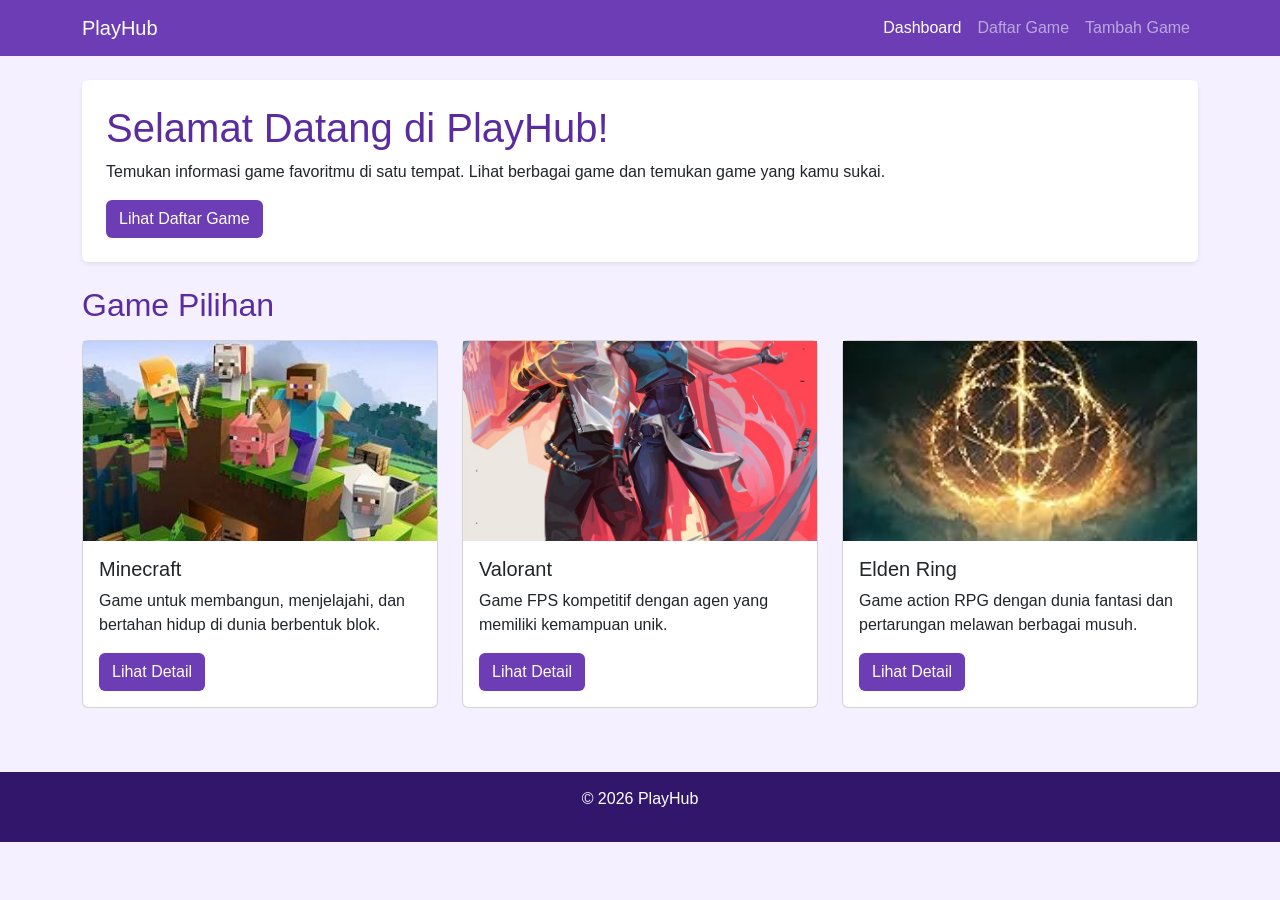
<file: index.html>
<!DOCTYPE html>
<html lang="id">
<head>
    <meta charset="UTF-8">
    <meta name="viewport" content="width=device-width, initial-scale=1.0">

    <title>PlayHub - Dashboard</title>

    <!-- Bootstrap CSS -->
    <link href="https://cdn.jsdelivr.net/npm/bootstrap@5.3.3/dist/css/bootstrap.min.css" rel="stylesheet">

    <!-- CSS sederhana -->
    <style>
        body {
            background-color: #f5f0ff;
            font-family: Arial, sans-serif;
        }

        .navbar {
            background-color: #6c3db5;
        }

        .judul {
            color: #5a2ca0;
        }

        .tombol {
            background-color: #6c3db5;
            color: white;
        }

        .tombol:hover {
            background-color: #4f278c;
            color: white;
        }

        .game-img {
            width: 100%;
            height: 200px;
            object-fit: cover;
        }

        footer {
            background-color: #32166b;
            color: white;
            text-align: center;
            padding: 15px;
        }
    </style>
</head>

<body>

    <!-- Navbar -->
    <nav class="navbar navbar-expand-lg navbar-dark">
        <div class="container">
            <a class="navbar-brand" href="index.html">PlayHub</a>

            <button class="navbar-toggler" type="button"
                data-bs-toggle="collapse" data-bs-target="#menu">
                <span class="navbar-toggler-icon"></span>
            </button>

            <div class="collapse navbar-collapse" id="menu">
                <ul class="navbar-nav ms-auto">
                    <li class="nav-item">
                        <a class="nav-link active" href="index.html">Dashboard</a>
                    </li>
                    <li class="nav-item">
                        <a class="nav-link" href="daftar-game.html">Daftar Game</a>
                    </li>
                    <li class="nav-item">
                        <a class="nav-link" href="add-game.html">Tambah Game</a>
                    </li>
                </ul>
            </div>
        </div>
    </nav>

    <!-- Konten utama -->
    <div class="container mt-4 mb-5">

        <!-- Sambutan -->
        <div class="bg-white p-4 rounded shadow-sm mb-4">
            <h1 class="judul">Selamat Datang di PlayHub!</h1>

            <p>
                Temukan informasi game favoritmu di satu tempat.
                Lihat berbagai game dan temukan game yang kamu sukai.
            </p>

            <a href="daftar-game.html" class="btn tombol">
                Lihat Daftar Game
            </a>
        </div>

        <!-- Daftar game pilihan -->
        <h2 class="judul mb-3">Game Pilihan</h2>

        <div class="row">

            <!-- Minecraft -->
            <div class="col-md-4 mb-3">
                <div class="card">
                    <img src="images/minecraft_images.jpg"
                        class="game-img" alt="Minecraft">

                    <div class="card-body">
                        <h5 class="card-title">Minecraft</h5>

                        <p class="card-text">
                            Game untuk membangun, menjelajahi,
                            dan bertahan hidup di dunia berbentuk blok.
                        </p>

                        <a href="detail-game.html" class="btn tombol">
                            Lihat Detail
                        </a>
                    </div>
                </div>
            </div>

            <!-- Valorant -->
            <div class="col-md-4 mb-3">
                <div class="card">
                    <img src="images/valorant_images.jpg"
                        class="game-img" alt="Valorant">

                    <div class="card-body">
                        <h5 class="card-title">Valorant</h5>

                        <p class="card-text">
                            Game FPS kompetitif dengan agen
                            yang memiliki kemampuan unik.
                        </p>

                        <a href="detail-valorant.html" class="btn tombol">
                            Lihat Detail
                        </a>
                    </div>
                </div>
            </div>

            <!-- Elden Ring -->
            <div class="col-md-4 mb-3">
                <div class="card">
                    <img src="images/eldenring_images.jpg"
                        class="game-img" alt="Elden Ring">

                    <div class="card-body">
                        <h5 class="card-title">Elden Ring</h5>

                        <p class="card-text">
                            Game action RPG dengan dunia fantasi
                            dan pertarungan melawan berbagai musuh.
                        </p>

                        <a href="detail-elden-ring.html" class="btn tombol">
                            Lihat Detail
                        </a>
                    </div>
                </div>
            </div>

        </div>
    </div>

    <!-- Footer -->
    <footer>
        <p>&copy; 2026 PlayHub</p>
    </footer>

    <!-- Bootstrap JavaScript -->
    <script src="https://cdn.jsdelivr.net/npm/bootstrap@5.3.3/dist/js/bootstrap.bundle.min.js"></script>

</body>
</html>
</file>
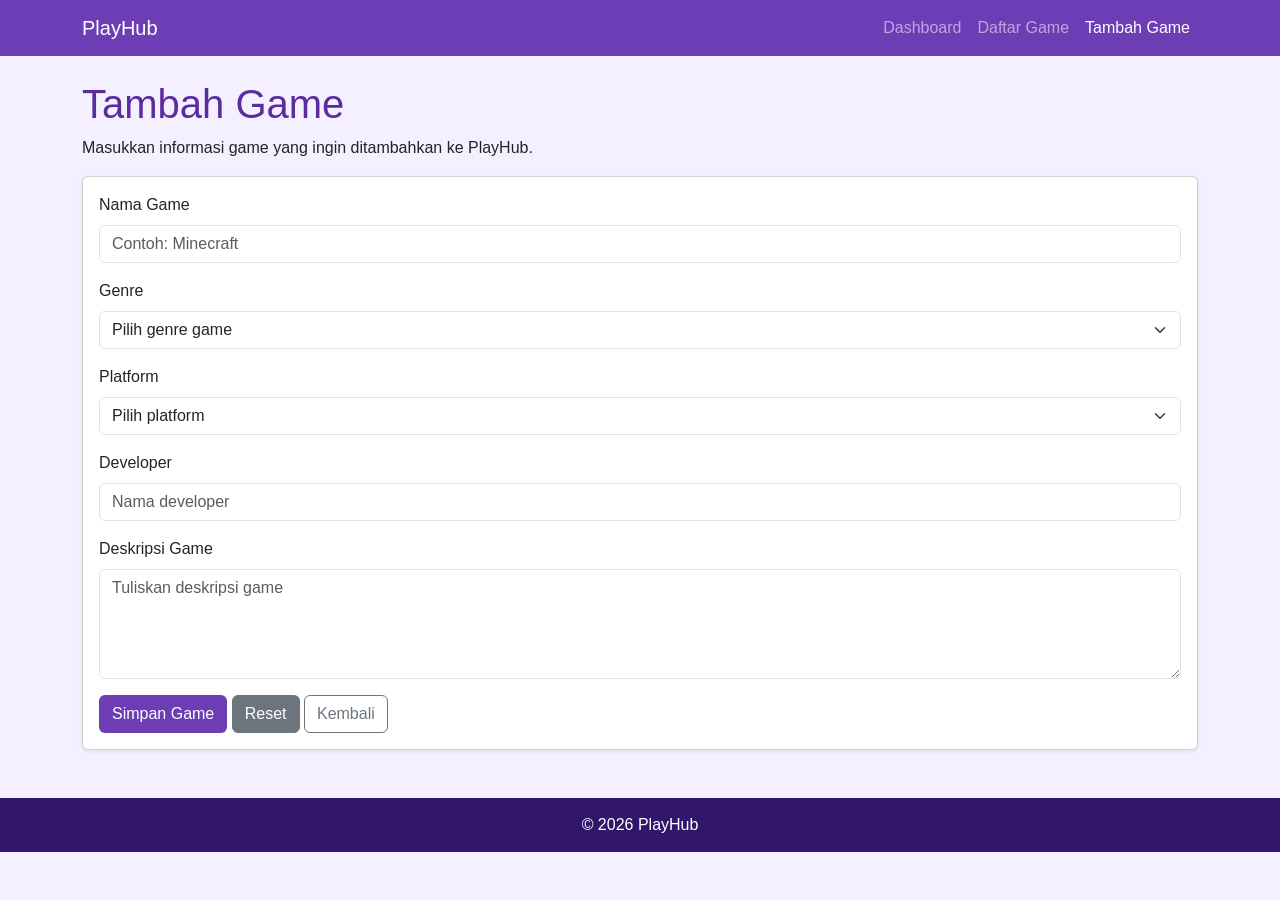
<file: add-game.html>
<!DOCTYPE html>
<html lang="id">
<head>
    <meta charset="UTF-8">
    <meta name="viewport" content="width=device-width, initial-scale=1.0">

    <title>PlayHub - Tambah Game</title>

    <!-- Bootstrap CSS -->
    <link href="https://cdn.jsdelivr.net/npm/bootstrap@5.3.3/dist/css/bootstrap.min.css" rel="stylesheet">

    <style>
        body {
            background-color: #f5f0ff;
            font-family: Arial, sans-serif;
        }

        .navbar {
            background-color: #6c3db5;
        }

        .judul {
            color: #5a2ca0;
        }

        .tombol {
            background-color: #6c3db5;
            color: white;
        }

        .tombol:hover {
            background-color: #4f278c;
            color: white;
        }

        footer {
            background-color: #32166b;
            color: white;
            text-align: center;
            padding: 15px;
        }
    </style>
</head>

<body>

    <!-- Navbar -->
    <nav class="navbar navbar-expand-lg navbar-dark">
        <div class="container">
            <a class="navbar-brand" href="index.html">PlayHub</a>

            <button class="navbar-toggler" type="button"
                data-bs-toggle="collapse" data-bs-target="#menu"
                aria-controls="menu" aria-expanded="false"
                aria-label="Buka navigasi">
                <span class="navbar-toggler-icon"></span>
            </button>

            <div class="collapse navbar-collapse" id="menu">
                <ul class="navbar-nav ms-auto">
                    <li class="nav-item">
                        <a class="nav-link" href="index.html">Dashboard</a>
                    </li>

                    <li class="nav-item">
                        <a class="nav-link" href="daftar-game.html">Daftar Game</a>
                    </li>

                    <li class="nav-item">
                        <a class="nav-link active" href="add-game.html">Tambah Game</a>
                    </li>
                </ul>
            </div>
        </div>
    </nav>

    <!-- Form Tambah Game -->
    <div class="container mt-4 mb-5">

        <h1 class="judul">Tambah Game</h1>

        <p>Masukkan informasi game yang ingin ditambahkan ke PlayHub.</p>

        <div class="card shadow-sm">
            <div class="card-body">

                <form action="#" method="get">

                    <div class="mb-3">
                        <label for="namaGame" class="form-label">
                            Nama Game
                        </label>
                        <input type="text" class="form-control"
                            id="namaGame" name="namaGame"
                            placeholder="Contoh: Minecraft" required>
                    </div>

                    <div class="mb-3">
                        <label for="genre" class="form-label">
                            Genre
                        </label>
                        <select class="form-select" id="genre"
                            name="genre" required>
                            <option value="">Pilih genre game</option>
                            <option value="Sandbox">Sandbox</option>
                            <option value="FPS">FPS</option>
                            <option value="Action RPG">Action RPG</option>
                            <option value="Adventure">Adventure</option>
                            <option value="Racing">Racing</option>
                        </select>
                    </div>

                    <div class="mb-3">
                        <label for="platform" class="form-label">
                            Platform
                        </label>
                        <select class="form-select" id="platform"
                            name="platform" required>
                            <option value="">Pilih platform</option>
                            <option value="PC">PC</option>
                            <option value="PlayStation">PlayStation</option>
                            <option value="Xbox">Xbox</option>
                            <option value="Mobile">Mobile</option>
                        </select>
                    </div>

                    <div class="mb-3">
                        <label for="developer" class="form-label">
                            Developer
                        </label>
                        <input type="text" class="form-control"
                            id="developer" name="developer"
                            placeholder="Nama developer" required>
                    </div>

                    <div class="mb-3">
                        <label for="deskripsi" class="form-label">
                            Deskripsi Game
                        </label>
                        <textarea class="form-control"
                            id="deskripsi" name="deskripsi"
                            rows="4"
                            placeholder="Tuliskan deskripsi game"
                            required></textarea>
                    </div>

                    <button type="submit" class="btn tombol">
                        Simpan Game
                    </button>

                    <button type="reset" class="btn btn-secondary">
                        Reset
                    </button>

                    <a href="daftar-game.html"
                        class="btn btn-outline-secondary">
                        Kembali
                    </a>

                </form>

            </div>
        </div>

    </div>

    <!-- Footer -->
    <footer>
        <p class="mb-0">&copy; 2026 PlayHub</p>
    </footer>

    <!-- Bootstrap JavaScript -->
    <script src="https://cdn.jsdelivr.net/npm/bootstrap@5.3.3/dist/js/bootstrap.bundle.min.js"></script>

</body>
</html>
</file>
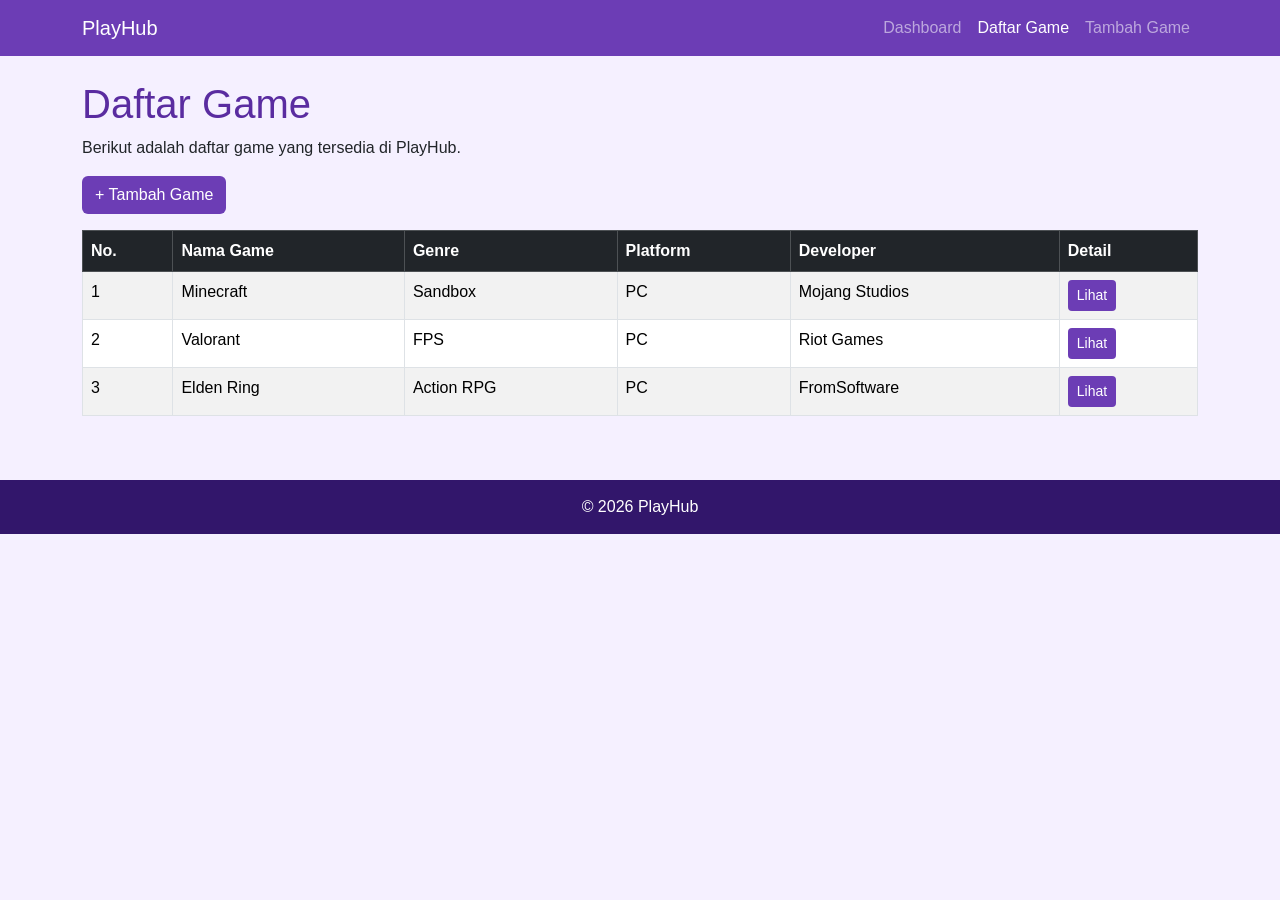
<file: daftar-game.html>
<!DOCTYPE html>
<html lang="id">
<head>
    <meta charset="UTF-8">
    <meta name="viewport" content="width=device-width, initial-scale=1.0">

    <title>PlayHub - Daftar Game</title>

    <!-- Bootstrap CSS -->
    <link href="https://cdn.jsdelivr.net/npm/bootstrap@5.3.3/dist/css/bootstrap.min.css" rel="stylesheet">

    <style>
        body {
            background-color: #f5f0ff;
            font-family: Arial, sans-serif;
        }

        .navbar {
            background-color: #6c3db5;
        }

        .judul {
            color: #5a2ca0;
        }

        .tombol {
            background-color: #6c3db5;
            color: white;
        }

        .tombol:hover {
            background-color: #4f278c;
            color: white;
        }

        footer {
            background-color: #32166b;
            color: white;
            text-align: center;
            padding: 15px;
        }
    </style>
</head>

<body>

    <!-- Navbar -->
    <nav class="navbar navbar-expand-lg navbar-dark">
        <div class="container">

            <a class="navbar-brand" href="index.html">PlayHub</a>

            <button class="navbar-toggler" type="button"
                data-bs-toggle="collapse" data-bs-target="#menu">
                <span class="navbar-toggler-icon"></span>
            </button>

            <div class="collapse navbar-collapse" id="menu">
                <ul class="navbar-nav ms-auto">
                    <li class="nav-item">
                        <a class="nav-link" href="index.html">Dashboard</a>
                    </li>

                    <li class="nav-item">
                        <a class="nav-link active" href="daftar-game.html">
                            Daftar Game
                        </a>
                    </li>

                    <li class="nav-item">
                        <a class="nav-link" href="add-game.html">Tambah Game</a>
                    </li>
                </ul>
            </div>

        </div>
    </nav>

    <!-- Konten -->
    <div class="container mt-4 mb-5">

        <h1 class="judul">Daftar Game</h1>

        <p>
            Berikut adalah daftar game yang tersedia di PlayHub.
        </p>

        <a href="add-game.html" class="btn tombol mb-3">
            + Tambah Game
        </a>

        <!-- Tabel Game -->
        <div class="table-responsive">
            <table class="table table-bordered table-striped table-hover bg-white">

                <thead class="table-dark">
                    <tr>
                        <th>No.</th>
                        <th>Nama Game</th>
                        <th>Genre</th>
                        <th>Platform</th>
                        <th>Developer</th>
                        <th>Detail</th>
                    </tr>
                </thead>

                <tbody>
                    <tr>
                        <td>1</td>
                        <td>Minecraft</td>
                        <td>Sandbox</td>
                        <td>PC</td>
                        <td>Mojang Studios</td>
                        <td>
                            <a href="detail-game.html" class="btn btn-sm tombol">
                                Lihat
                            </a>
                        </td>
                    </tr>

                    <tr>
                        <td>2</td>
                        <td>Valorant</td>
                        <td>FPS</td>
                        <td>PC</td>
                        <td>Riot Games</td>
                        <td>
                            <a href="detail-valorant.html" class="btn btn-sm tombol">
                                Lihat
                            </a>
                        </td>
                    </tr>

                    <tr>
                        <td>3</td>
                        <td>Elden Ring</td>
                        <td>Action RPG</td>
                        <td>PC</td>
                        <td>FromSoftware</td>
                        <td>
                            <a href="detail-elden-ring.html" class="btn btn-sm tombol">
                                Lihat
                            </a>
                        </td>
                    </tr>
                </tbody>

            </table>
        </div>

    </div>

    <!-- Footer -->
    <footer>
        <p class="mb-0">&copy; 2026 PlayHub</p>
    </footer>

    <!-- Bootstrap JavaScript -->
    <script src="https://cdn.jsdelivr.net/npm/bootstrap@5.3.3/dist/js/bootstrap.bundle.min.js"></script>

</body>
</html>
</file>
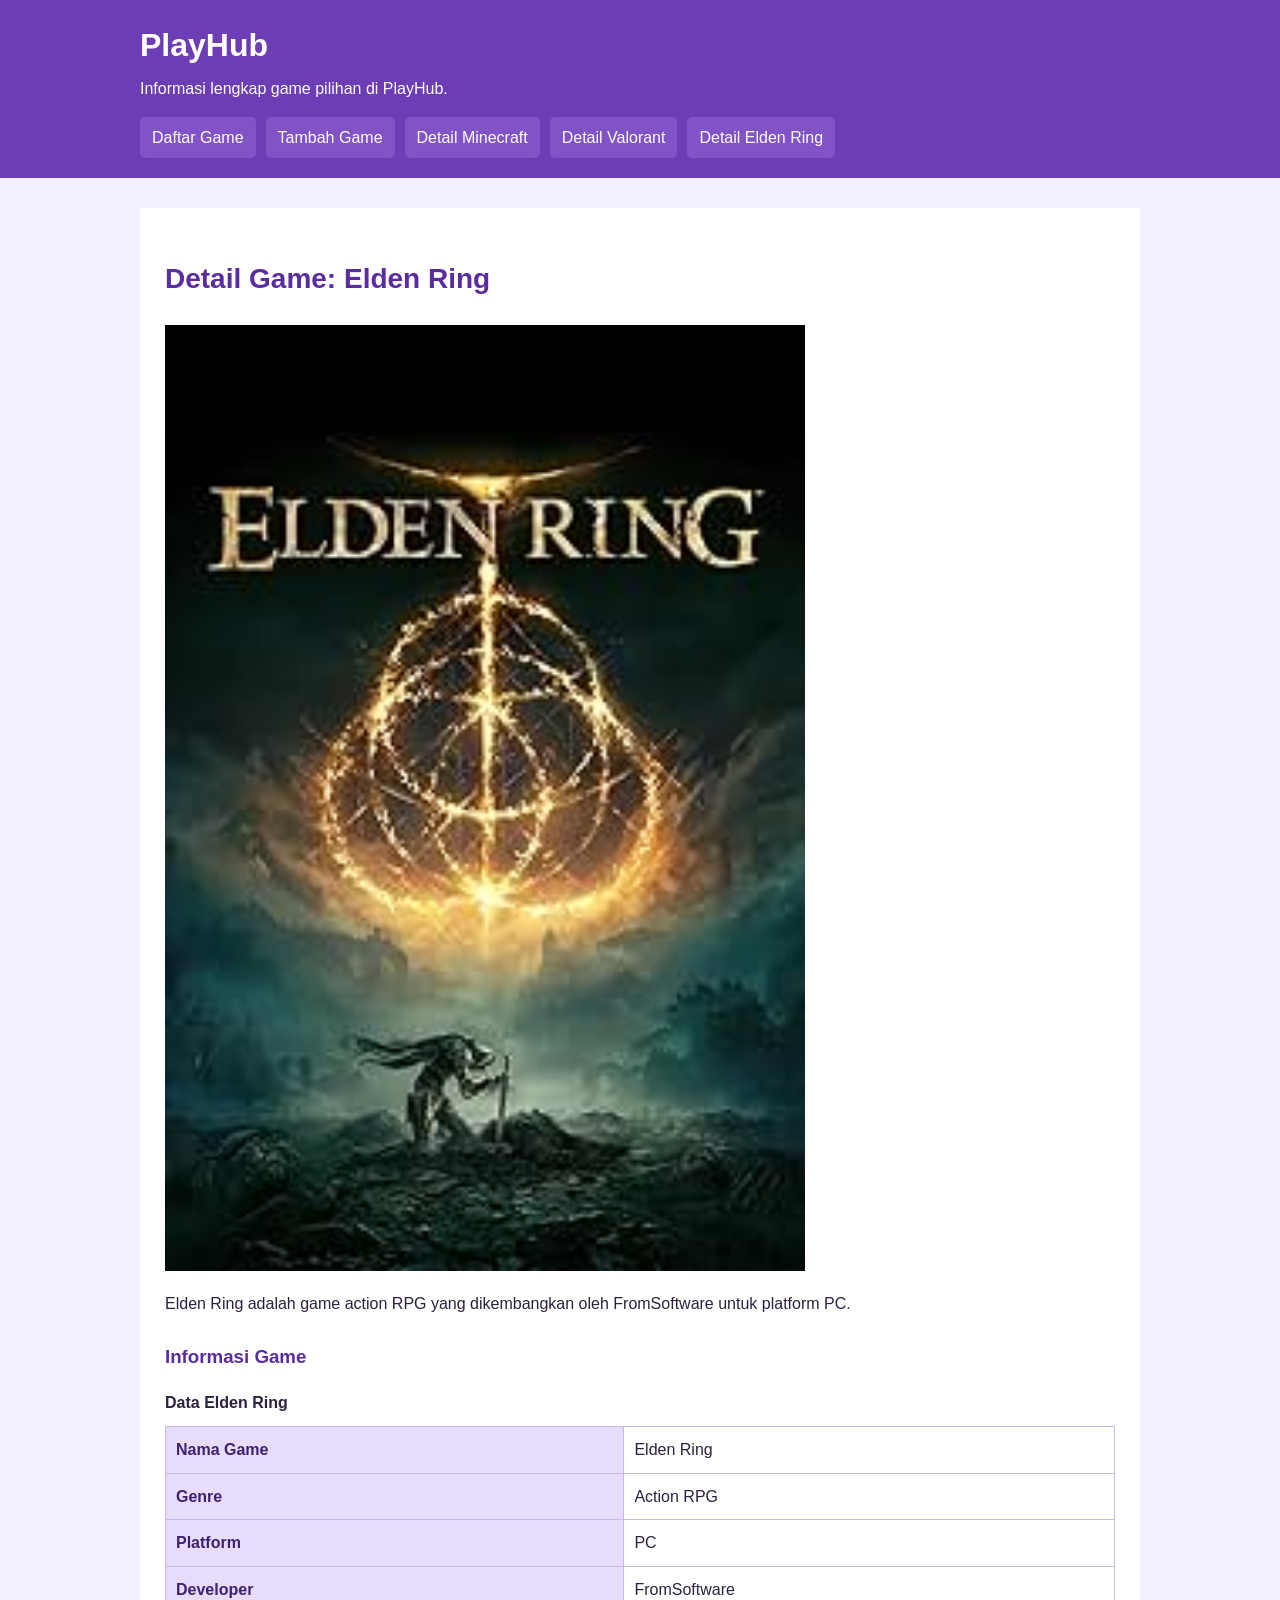
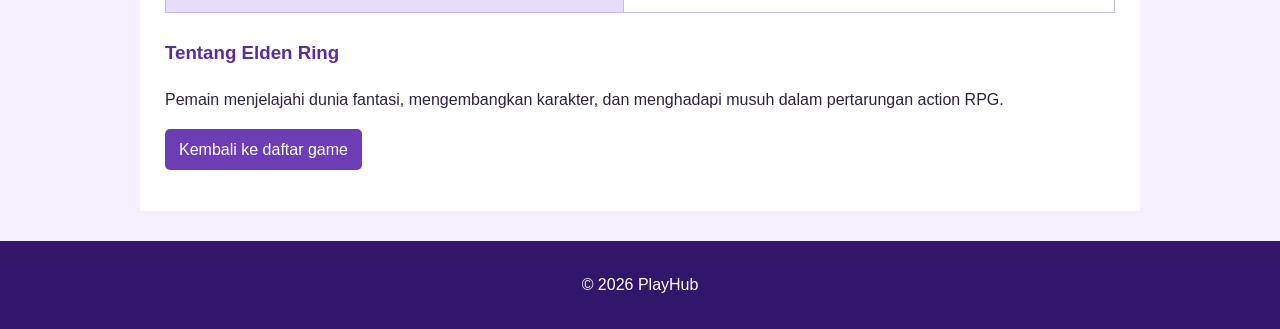
<file: detail-elden-ring.html>
<!doctype html>
<html lang="id">
<head>
    <meta charset="UTF-8">
    <meta name="viewport" content="width=device-width, initial-scale=1.0">
    <title>PlayHub - Detail Elden Ring</title>

    <link rel="stylesheet" href="style.css">
</head>

<body class="elden-ring-page">

    <header class="site-header">
        <div class="container">
            <h1>PlayHub</h1>
            <p class="subtitle">Informasi lengkap game pilihan di PlayHub.</p>

            <nav aria-label="Navigasi utama">
                <ul class="menu">
                    <li><a href="index.html">Daftar Game</a></li>
                    <li><a href="add-game.html">Tambah Game</a></li>
                    <li><a href="detail-game.html">Detail Minecraft</a></li>
                    <li><a href="detail-valorant.html">Detail Valorant</a></li>
                    <li><a href="detail-elden-ring.html" aria-current="page">Detail Elden Ring</a></li>
                </ul>
            </nav>
        </div>
    </header>

    <main>
        <div class="container">
            <article class="game-detail" aria-labelledby="detail-elden-ring">

                <h2 id="detail-elden-ring">Detail Game: Elden Ring</h2>

                <img
                    class="detail-image"
                    src="images/eldenring_images.jpg"
                    alt="Sampul game Elden Ring"
                >

                <p>
                    Elden Ring adalah game action RPG yang dikembangkan
                    oleh FromSoftware untuk platform PC.
                </p>

                <section class="game-info" aria-labelledby="informasi-elden-ring">
                    <h3 id="informasi-elden-ring">Informasi Game</h3>

                    <table>
                        <caption>Data Elden Ring</caption>
                        <tbody>
                            <tr>
                                <th scope="row">Nama Game</th>
                                <td>Elden Ring</td>
                            </tr>
                            <tr>
                                <th scope="row">Genre</th>
                                <td>Action RPG</td>
                            </tr>
                            <tr>
                                <th scope="row">Platform</th>
                                <td>PC</td>
                            </tr>
                            <tr>
                                <th scope="row">Developer</th>
                                <td>FromSoftware</td>
                            </tr>
                        </tbody>
                    </table>
                </section>

                <section class="about-game" aria-labelledby="tentang-elden-ring">
                    <h3 id="tentang-elden-ring">Tentang Elden Ring</h3>

                    <p>
                        Pemain menjelajahi dunia fantasi, mengembangkan
                        karakter, dan menghadapi musuh dalam pertarungan
                        action RPG.
                    </p>

                    <p>
                        <a class="button-link" href="index.html">
                            Kembali ke daftar game
                        </a>
                    </p>
                </section>

            </article>
        </div>
    </main>

    <footer class="site-footer">
        <div class="container">
            <p>&copy; 2026 PlayHub</p>
        </div>
    </footer>

</body>
</html>
</file>
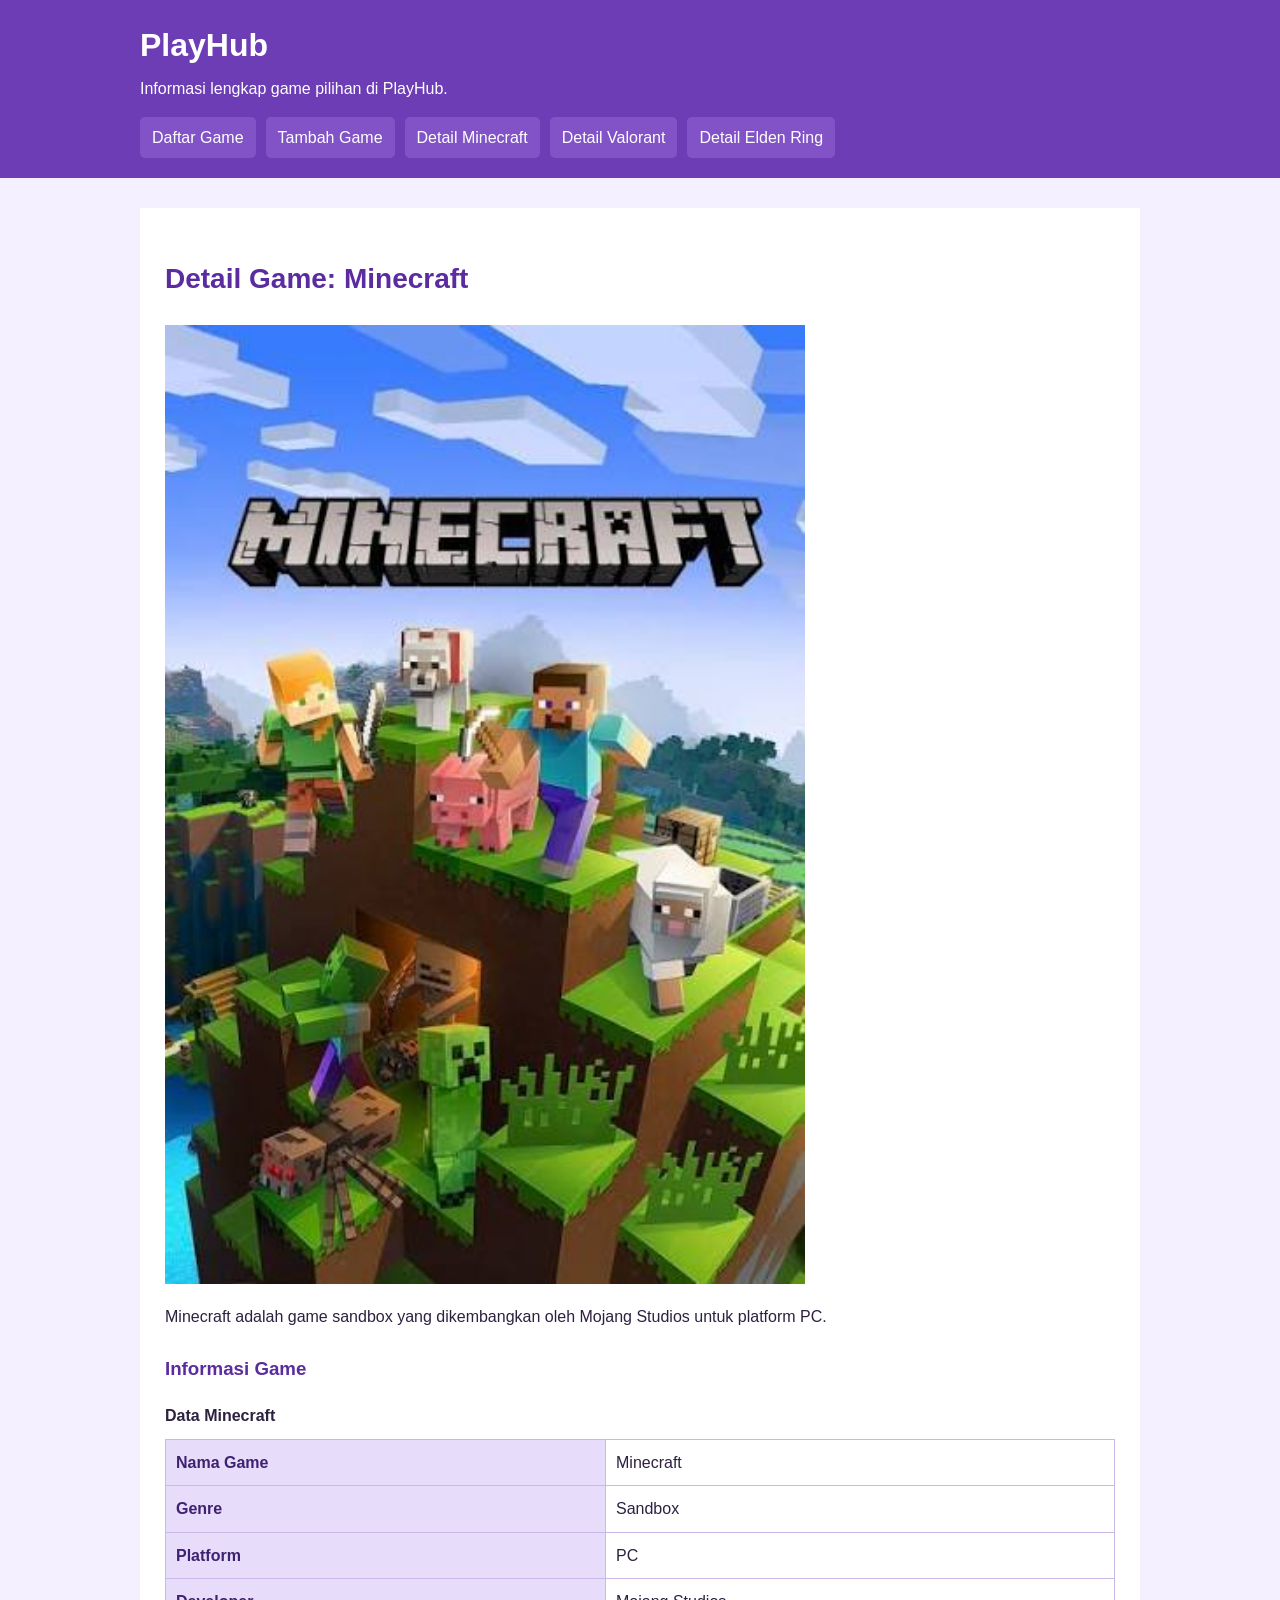
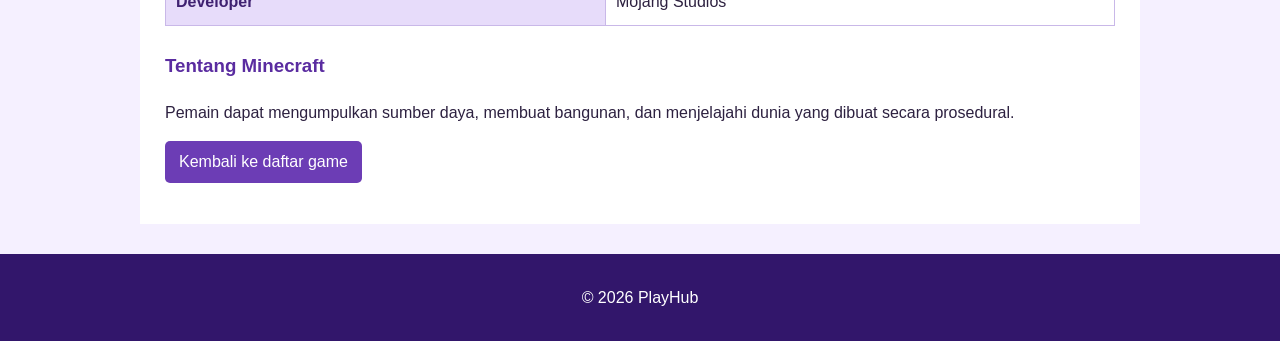
<file: detail-game.html>
<!doctype html>
<html lang="id">

<head>
  <meta charset="UTF-8">
  <meta name="viewport" content="width=device-width, initial-scale=1.0">
  <title>PlayHub - Detail Minecraft</title>
  <link rel="stylesheet" href="style.css">
</head>

<body>

  <header class="site-header">

    <div class="container">

      <h1>PlayHub</h1>

      <p class="subtitle">
        Informasi lengkap game pilihan di PlayHub.
      </p>

      <nav aria-label="Navigasi utama">

        <ul class="menu">

          <li>
            <a href="index.html">
              Daftar Game
            </a>
          </li>

          <li>
            <a href="add-game.html">
              Tambah Game
            </a>
          </li>

          <li>
            <a href="detail-game.html" aria-current="page">
              Detail Minecraft
            </a>
          </li>

          <li>
            <a href="detail-valorant.html">
              Detail Valorant
            </a>
          </li>

          <li>
            <a href="detail-elden-ring.html">
              Detail Elden Ring
            </a>
          </li>

        </ul>

      </nav>

    </div>

  </header>


  <main>

    <div class="container">

      <article class="game-detail" aria-labelledby="detail-minecraft">

        <h2 id="detail-minecraft">
          Detail Game: Minecraft
        </h2>

        <img src="images/minecraft_images.jpg" alt="Sampul game Minecraft" class="detail-image">

        <p>
          Minecraft adalah game sandbox yang dikembangkan oleh
          Mojang Studios untuk platform PC.
        </p>


        <section class="game-info" aria-labelledby="informasi-game">

          <h3 id="informasi-game">
            Informasi Game
          </h3>

          <table>

            <caption>
              Data Minecraft
            </caption>

            <tbody>

              <tr>
                <th scope="row">Nama Game</th>
                <td>Minecraft</td>
              </tr>

              <tr>
                <th scope="row">Genre</th>
                <td>Sandbox</td>
              </tr>

              <tr>
                <th scope="row">Platform</th>
                <td>PC</td>
              </tr>

              <tr>
                <th scope="row">Developer</th>
                <td>Mojang Studios</td>
              </tr>

            </tbody>

          </table>

        </section>


        <section class="about-game" aria-labelledby="tentang-minecraft">

          <h3 id="tentang-minecraft">
            Tentang Minecraft
          </h3>

          <p>
            Pemain dapat mengumpulkan sumber daya,
            membuat bangunan, dan menjelajahi dunia
            yang dibuat secara prosedural.
          </p>

          <p>
            <a href="index.html" class="button-link">
              Kembali ke daftar game
            </a>
          </p>

        </section>

      </article>

    </div>

  </main>


  <footer class="site-footer">

    <div class="container">

      <p>
        &copy; 2026 PlayHub
      </p>

    </div>

  </footer>

</body>

</html>
</file>
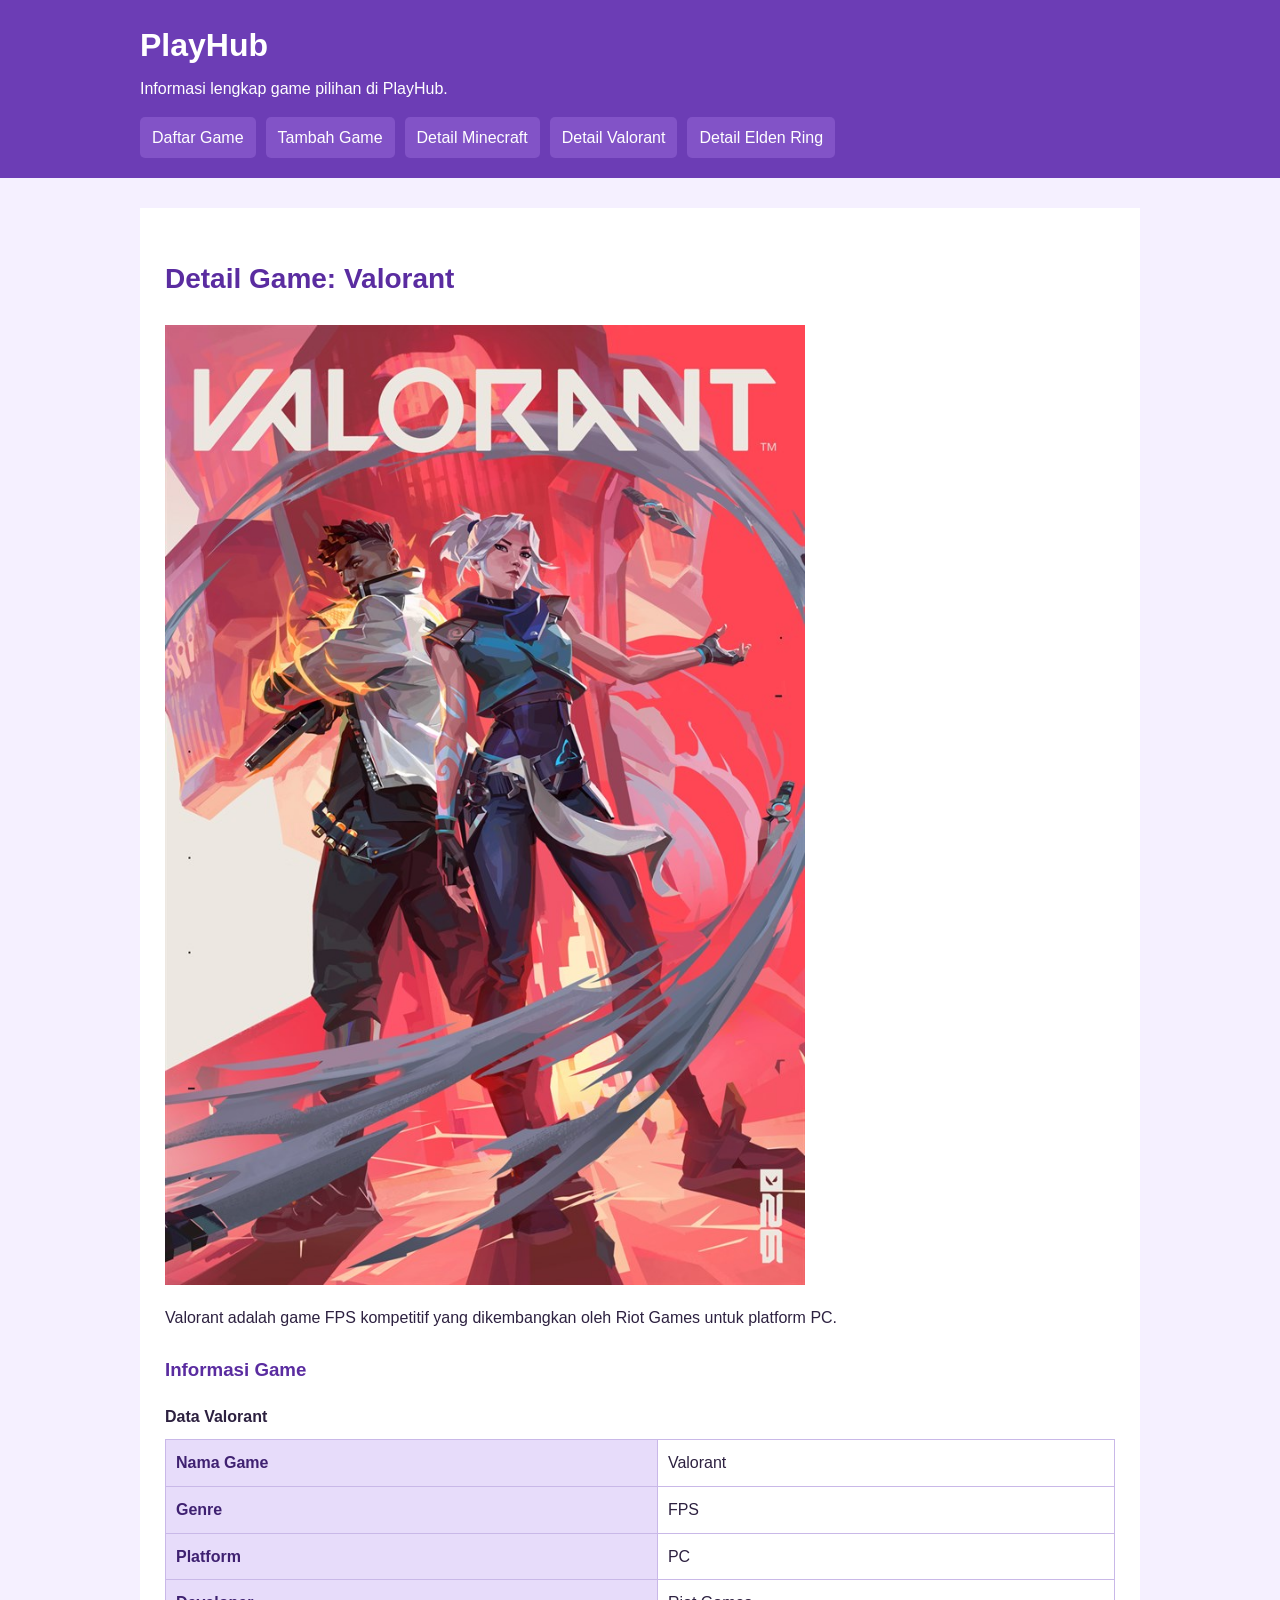
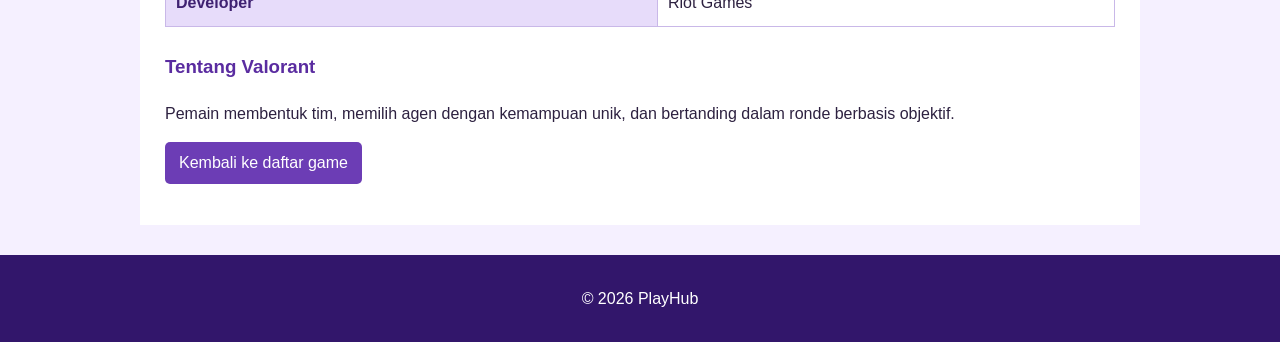
<file: detail-valorant.html>
<!doctype html>
<html lang="id">
<head>
    <meta charset="UTF-8">
    <meta name="viewport" content="width=device-width, initial-scale=1.0">
    <title>PlayHub - Detail Valorant</title>

    <link rel="stylesheet" href="style.css">
</head>

<body class="valorant-page">

    <header class="site-header">
        <div class="container">
            <h1>PlayHub</h1>
            <p class="subtitle">Informasi lengkap game pilihan di PlayHub.</p>

            <nav aria-label="Navigasi utama">
                <ul class="menu">
                    <li><a href="index.html">Daftar Game</a></li>
                    <li><a href="add-game.html">Tambah Game</a></li>
                    <li><a href="detail-game.html">Detail Minecraft</a></li>
                    <li><a href="detail-valorant.html" aria-current="page">Detail Valorant</a></li>
                    <li><a href="detail-elden-ring.html">Detail Elden Ring</a></li>
                </ul>
            </nav>
        </div>
    </header>

    <main>
        <div class="container">
            <article class="game-detail" aria-labelledby="detail-valorant">

                <h2 id="detail-valorant">Detail Game: Valorant</h2>

                <img
                    class="detail-image"
                    src="images/valorant_images.jpg"
                    alt="Sampul game Valorant"
                >

                <p>
                    Valorant adalah game FPS kompetitif yang dikembangkan
                    oleh Riot Games untuk platform PC.
                </p>

                <section class="game-info" aria-labelledby="informasi-valorant">
                    <h3 id="informasi-valorant">Informasi Game</h3>

                    <table>
                        <caption>Data Valorant</caption>
                        <tbody>
                            <tr>
                                <th scope="row">Nama Game</th>
                                <td>Valorant</td>
                            </tr>
                            <tr>
                                <th scope="row">Genre</th>
                                <td>FPS</td>
                            </tr>
                            <tr>
                                <th scope="row">Platform</th>
                                <td>PC</td>
                            </tr>
                            <tr>
                                <th scope="row">Developer</th>
                                <td>Riot Games</td>
                            </tr>
                        </tbody>
                    </table>
                </section>

                <section class="about-game" aria-labelledby="tentang-valorant">
                    <h3 id="tentang-valorant">Tentang Valorant</h3>

                    <p>
                        Pemain membentuk tim, memilih agen dengan kemampuan
                        unik, dan bertanding dalam ronde berbasis objektif.
                    </p>

                    <p>
                        <a class="button-link" href="index.html">
                            Kembali ke daftar game
                        </a>
                    </p>
                </section>

            </article>
        </div>
    </main>

    <footer class="site-footer">
        <div class="container">
            <p>&copy; 2026 PlayHub</p>
        </div>
    </footer>

</body>
</html>
</file>
<file: style.css>
/* Pengaturan dasar */

* {
    box-sizing: border-box;
}

body {
    margin: 0;
    font-family: Arial, sans-serif;
    font-size: 16px;
    line-height: 1.6;
    color: #2d2140;
    background-color: #f5f0ff;
}


/* Container */

.container {
    width: 90%;
    max-width: 1000px;
    margin: 0 auto;
}


/* Header */

.site-header {
    background-color: #6c3db5;
    color: white;
    padding: 20px 0;
}

.site-header h1 {
    margin: 0;
    font-size: 32px;
    font-weight: bold;
}

.subtitle {
    margin-top: 5px;
    margin-bottom: 15px;
}


/* Navigation */

.menu {
    list-style: none;
    padding: 0;
    margin: 0;
    display: flex;
    gap: 10px;
    flex-wrap: wrap;
}

.menu li {
    margin: 0;
}

.menu a {
    display: block;
    color: white;
    text-decoration: none;
    background-color: #8253c7;
    padding: 8px 12px;
    border-radius: 5px;
}

.menu a:hover {
    background-color: #4f278c;
}


/* Main */

main {
    padding: 30px 0;
}

main h2 {
    color: #5a2ca0;
    font-size: 28px;
}

main h3 {
    color: #5a2ca0;
}

.game-list {
    margin-bottom: 30px;
}


/* Tabel */

.table-container {
    overflow-x: auto;
}

table {
    width: 100%;
    border-collapse: collapse;
    background-color: white;
}

caption {
    font-weight: bold;
    margin-bottom: 10px;
    text-align: left;
}

th,
td {
    border: 1px solid #c9b8e8;
    padding: 10px;
    text-align: left;
}

th {
    background-color: #e7dcfa;
    color: #3f2171;
}


/* Gambar game */

.game-image {
    width: 120px;
    height: 70px;
    object-fit: cover;
}

.featured-image {
    width: 100%;
    max-width: 640px;
    height: auto;
    display: block;
}


/* Link */

a {
    color: #5a2ca0;
}

a:hover {
    color: #32166b;
}


/* Sorotan game */

.featured-game {
    background-color: white;
    padding: 20px;
    border-left: 5px solid #6c3db5;
    margin-bottom: 30px;
}

.featured-game h2 {
    margin-top: 0;
}


/* Detail game */

.game-detail {
    background-color: white;
    padding: 25px;
}

.detail-image {
    width: 100%;
    max-width: 640px;
    height: auto;
    display: block;
    margin-bottom: 20px;
}

.game-info {
    margin-top: 25px;
}

.about-game {
    margin-top: 25px;
}


/* Tombol link */

.button-link {
    display: inline-block;
    background-color: #6c3db5;
    color: white;
    text-decoration: none;
    padding: 8px 14px;
    border-radius: 5px;
}

.button-link:hover {
    background-color: #4f278c;
}


/* Footer */

.site-footer {
    background-color: #32166b;
    color: white;
    text-align: center;
    padding: 15px 0;
}


/* Responsive */

@media (max-width: 600px) {

    .container {
        width: 94%;
    }

    .site-header h1 {
        font-size: 26px;
    }

    .menu {
        flex-direction: column;
        gap: 5px;
    }

    .menu a {
        text-align: center;
    }

    main h2 {
        font-size: 24px;
    }

    th,
    td {
        padding: 8px;
        font-size: 14px;
    }

    .game-detail,
    .featured-game {
        padding: 15px;
    }
}


/* Halaman Tambah Game */
.add-game-main {
    max-width: 900px;
    margin: 40px auto;
    padding: 0 20px;
}

.add-game-card {
    padding: 30px;
    background-color: #ffffff;
    border: 1px solid #e5e5e5;
    border-radius: 12px;
    box-shadow: 0 4px 12px rgba(0, 0, 0, 0.06);
}

.add-game-card h2 {
    margin-top: 0;
    color: #6d28d9;
}

.add-game-card h3 {
    margin-top: 30px;
    margin-bottom: 20px;
}

.add-game-image {
    display: block;
    width: 100%;
    max-width: 640px;
    height: auto;
    margin: 24px auto;
    border-radius: 8px;
}

.add-game-form {
    width: 100%;
    max-width: 640px;
}

.form-group {
    margin-bottom: 20px;
}

.form-group label {
    display: block;
    margin-bottom: 8px;
    font-weight: bold;
    color: #333333;
}

.form-group input,
.form-group select,
.form-group textarea {
    width: 100%;
    padding: 12px;
    border: 1px solid #cccccc;
    border-radius: 6px;
    background-color: #ffffff;
    color: #222222;
    font-family: Arial, sans-serif;
    font-size: 14px;
    box-sizing: border-box;
}

.form-group textarea {
    resize: vertical;
}

.form-group input:focus,
.form-group select:focus,
.form-group textarea:focus {
    outline: none;
    border-color: #7c3aed;
}

.add-game-button {
    padding: 12px 24px;
    border: none;
    border-radius: 6px;
    background-color: #6d28d9;
    color: #ffffff;
    font-size: 15px;
    cursor: pointer;
}

.add-game-button:hover {
    background-color: #5b21b6;
}

@media (max-width: 600px) {
    .add-game-main {
        margin: 20px auto;
        padding: 0 12px;
    }

    .add-game-card {
        padding: 20px;
    }

    .add-game-button {
        width: 100%;
    }
}
</file>
